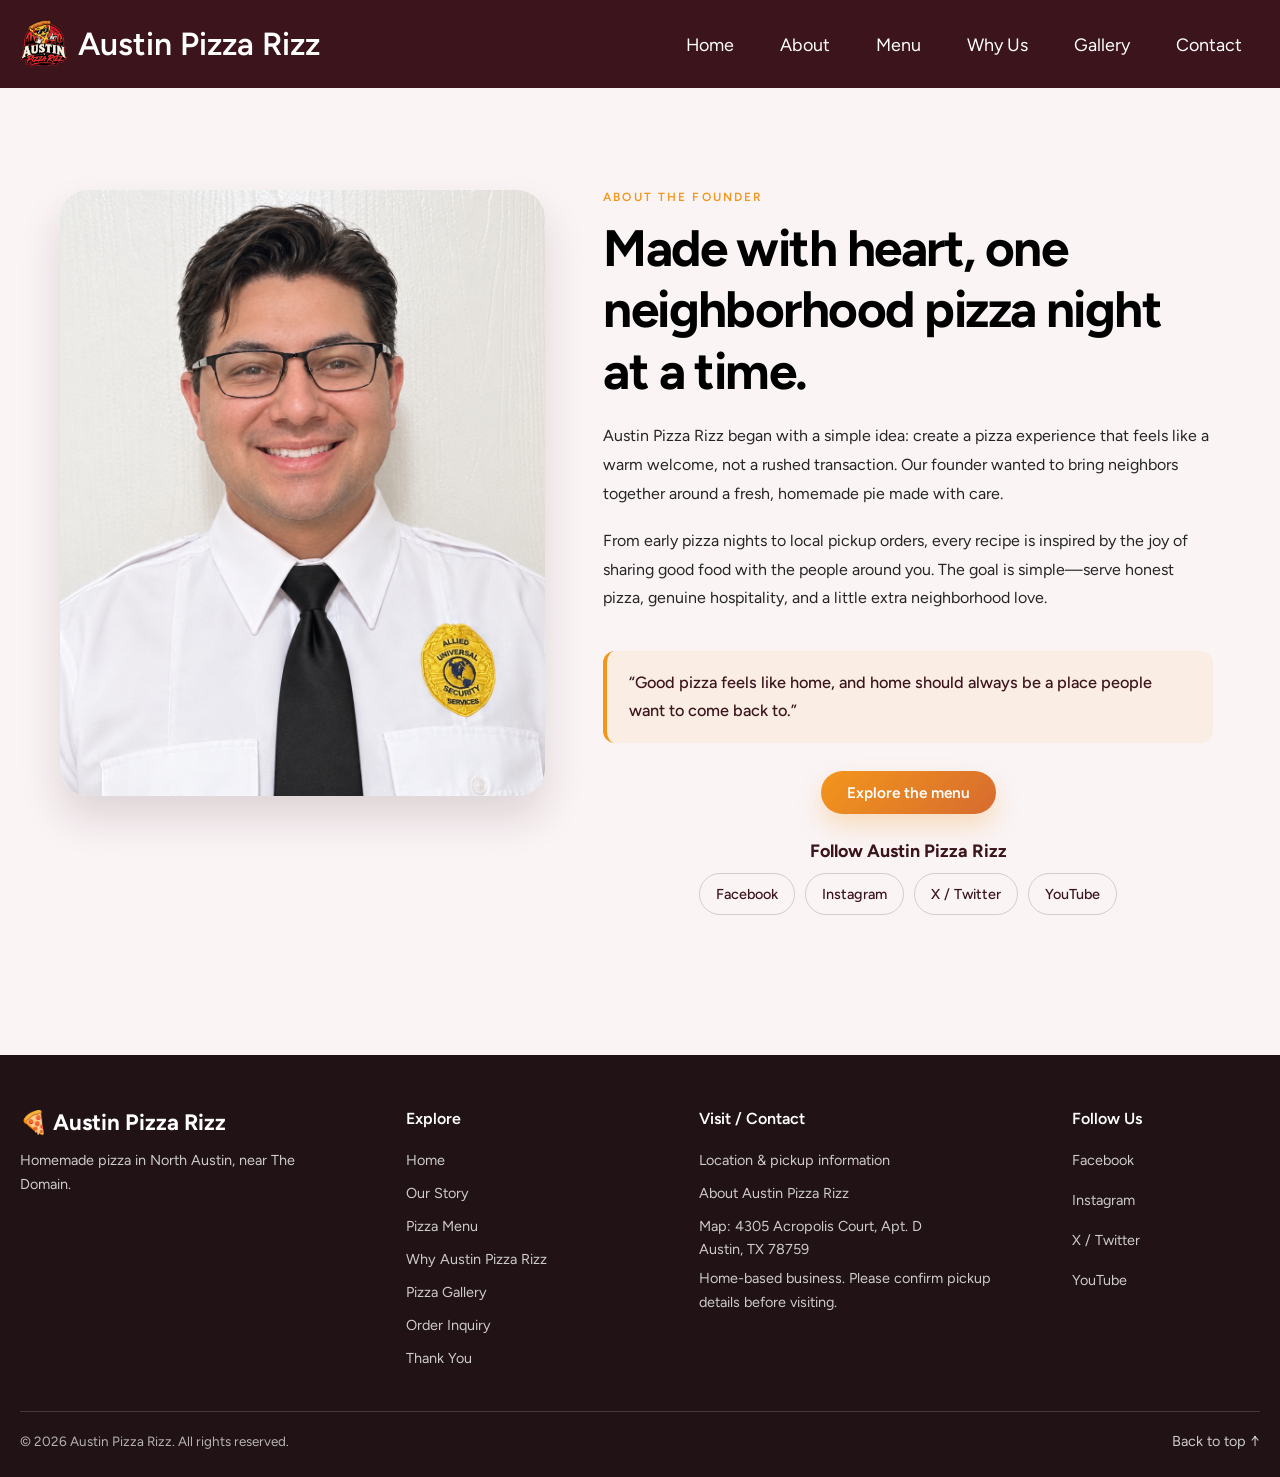
<file: about.html>
<!DOCTYPE html>
<html lang="en">
  <head>
    <meta charset="UTF-8" />
    <meta name="theme-color" content="#D62828">
    <meta name="viewport" content="width=device-width, initial-scale=1.0" />
    <meta name="description" content="Learn about Austin Pizza Rizz, a home-based pizza business in North Austin near The Domain." />
    <meta name="theme-color" content="#3b141c" />
    <title>About Austin Pizza Rizz | North Austin</title>
    <!-- Favicon png logo -->
    <link rel="icon" type="image/png" href="images/fav-AustinPizzaRizzLogo.ico">
    <link rel="preconnect" href="https://fonts.googleapis.com" />
    <link rel="preconnect" href="https://fonts.gstatic.com" crossorigin />
    <link
      href="https://fonts.googleapis.com/css2?family=Figtree:ital,wght@0,300..900;1,300..900&amp;display=swap"
      rel="stylesheet"
    />
    <link rel="stylesheet" href="css/about.css?v=2" />
  </head>
  <body id="top">
    <header>
      <nav class="navbar">
        <a href="index.html#home" class="nav-logo">
          <img src="images/Austin Pizza Rizz.png" alt="" class="logo-image" />
          <h2 class="logo-text">Austin Pizza Rizz</h2>
        </a>
        <ul class="nav-menu">
          <button id="menu-close-button" type="button" aria-label="Close navigation menu">×</button>
          <li class="nav-item">
            <a href="index.html#home" class="nav-link">Home</a>
          </li>
          <li class="nav-item">
            <a href="index.html#about" class="nav-link">About</a>
          </li>
          <li class="nav-item">
            <a href="index.html#menu" class="nav-link">Menu</a>
          </li>
          <li class="nav-item">
            <a href="index.html#testimonials" class="nav-link">Why Us</a>
          </li>
          <li class="nav-item">
            <a href="index.html#gallery" class="nav-link">Gallery</a>
          </li>
          <li class="nav-item">
            <a href="index.html#contact" class="nav-link">Contact</a>
          </li>
        </ul>
        <button id="menu-open-button" type="button" aria-label="Open navigation menu">☰</button>
      </nav>
    </header>

    <main>
      <section class="founder-page">
        <div class="section-content founder-feature">
          <div class="founder-feature__image-wrap">
            <img src="images/JoshuaDeLeonPhoto.PNG" alt="Founder portrait of the owner of Austin Pizza Rizz" />
          </div>

          <div class="founder-feature__content">
            <p class="founder-feature__eyebrow">About the founder</p>
            <h1 class="section-title">Made with heart, one neighborhood pizza night at a time.</h1>
            <p class="text">Austin Pizza Rizz began with a simple idea: create a pizza experience that feels like a warm welcome, not a rushed transaction. Our founder wanted to bring neighbors together around a fresh, homemade pie made with care.</p>
            <p class="text">From early pizza nights to local pickup orders, every recipe is inspired by the joy of sharing good food with the people around you. The goal is simple—serve honest pizza, genuine hospitality, and a little extra neighborhood love.</p>
            <blockquote>“Good pizza feels like home, and home should always be a place people want to come back to.”</blockquote>
            <a href="index.html#menu" class="founder-feature__cta">Explore the menu</a>
            <div class="founder-feature__social">
              <h2>Follow Austin Pizza Rizz</h2>
              <div class="founder-feature__social-links">
                <a href="https://www.facebook.com/profile.php?id=61594944796176" target="_blank" rel="noopener noreferrer">Facebook</a>
                <a href="https://www.instagram.com/" target="_blank" rel="noopener noreferrer">Instagram</a>
                <a href="https://x.com/" target="_blank" rel="noopener noreferrer">X / Twitter</a>
                <a href="https://www.youtube.com/" target="_blank" rel="noopener noreferrer">YouTube</a>
              </div>
            </div>
          </div>
        </div>
      </section>
    </main>

    <footer class="footer-section">
      <div class="section-content footer-content">
        <div class="footer-brand">
          <a href="index.html#home" class="footer-logo">🍕 Austin Pizza Rizz</a>
          <p>Homemade pizza in North Austin, near The Domain.</p>
        </div>

        <nav class="footer-navigation" aria-label="Footer navigation">
          <h2>Explore</h2>
          <a href="index.html#home">Home</a>
          <a href="index.html#about">Our Story</a>
          <a href="index.html#menu">Pizza Menu</a>
          <a href="index.html#testimonials">Why Austin Pizza Rizz</a>
          <a href="index.html#gallery">Pizza Gallery</a>
          <a href="index.html#contact">Order Inquiry</a>
          <a href="pay-hero.html">Thank You</a>
        </nav>

        <div class="footer-contact">
          <h2>Visit / Contact</h2>
          <a href="contact.html">Location &amp; pickup information</a>
          <a href="about.html">About Austin Pizza Rizz</a>
          <a href="https://www.google.com/maps/search/?api=1&amp;query=4305+Acropolis+Court+Apartment+D+Austin+TX+78759" target="_blank" rel="noopener noreferrer">
            Map:
            4305 Acropolis Court, Apt. D<br />Austin, TX 78759
          </a>
          <p>Home-based business. Please confirm pickup details before visiting.</p>
        </div>
        <div class="footer-social">
          <h2>Follow Us</h2>
          <div class="footer-social-links">
            <a href="https://www.facebook.com/profile.php?id=61594944796176" target="_blank" rel="noopener noreferrer">Facebook</a>
            <a href="https://www.instagram.com/" target="_blank" rel="noopener noreferrer">Instagram</a>
            <a href="https://x.com/" target="_blank" rel="noopener noreferrer">X / Twitter</a>
            <a href="https://www.youtube.com/" target="_blank" rel="noopener noreferrer">YouTube</a>
          </div>
        </div>

        <div class="footer-bottom">
          <p class="copyright-text">© 2026 Austin Pizza Rizz. All rights reserved.</p>
          <a href="#top" class="back-to-top">Back to top ↑</a>
        </div>
      </div>
    </footer>

    <script src="js/about.js?v=1"></script>
  </body>
</html>
</file>
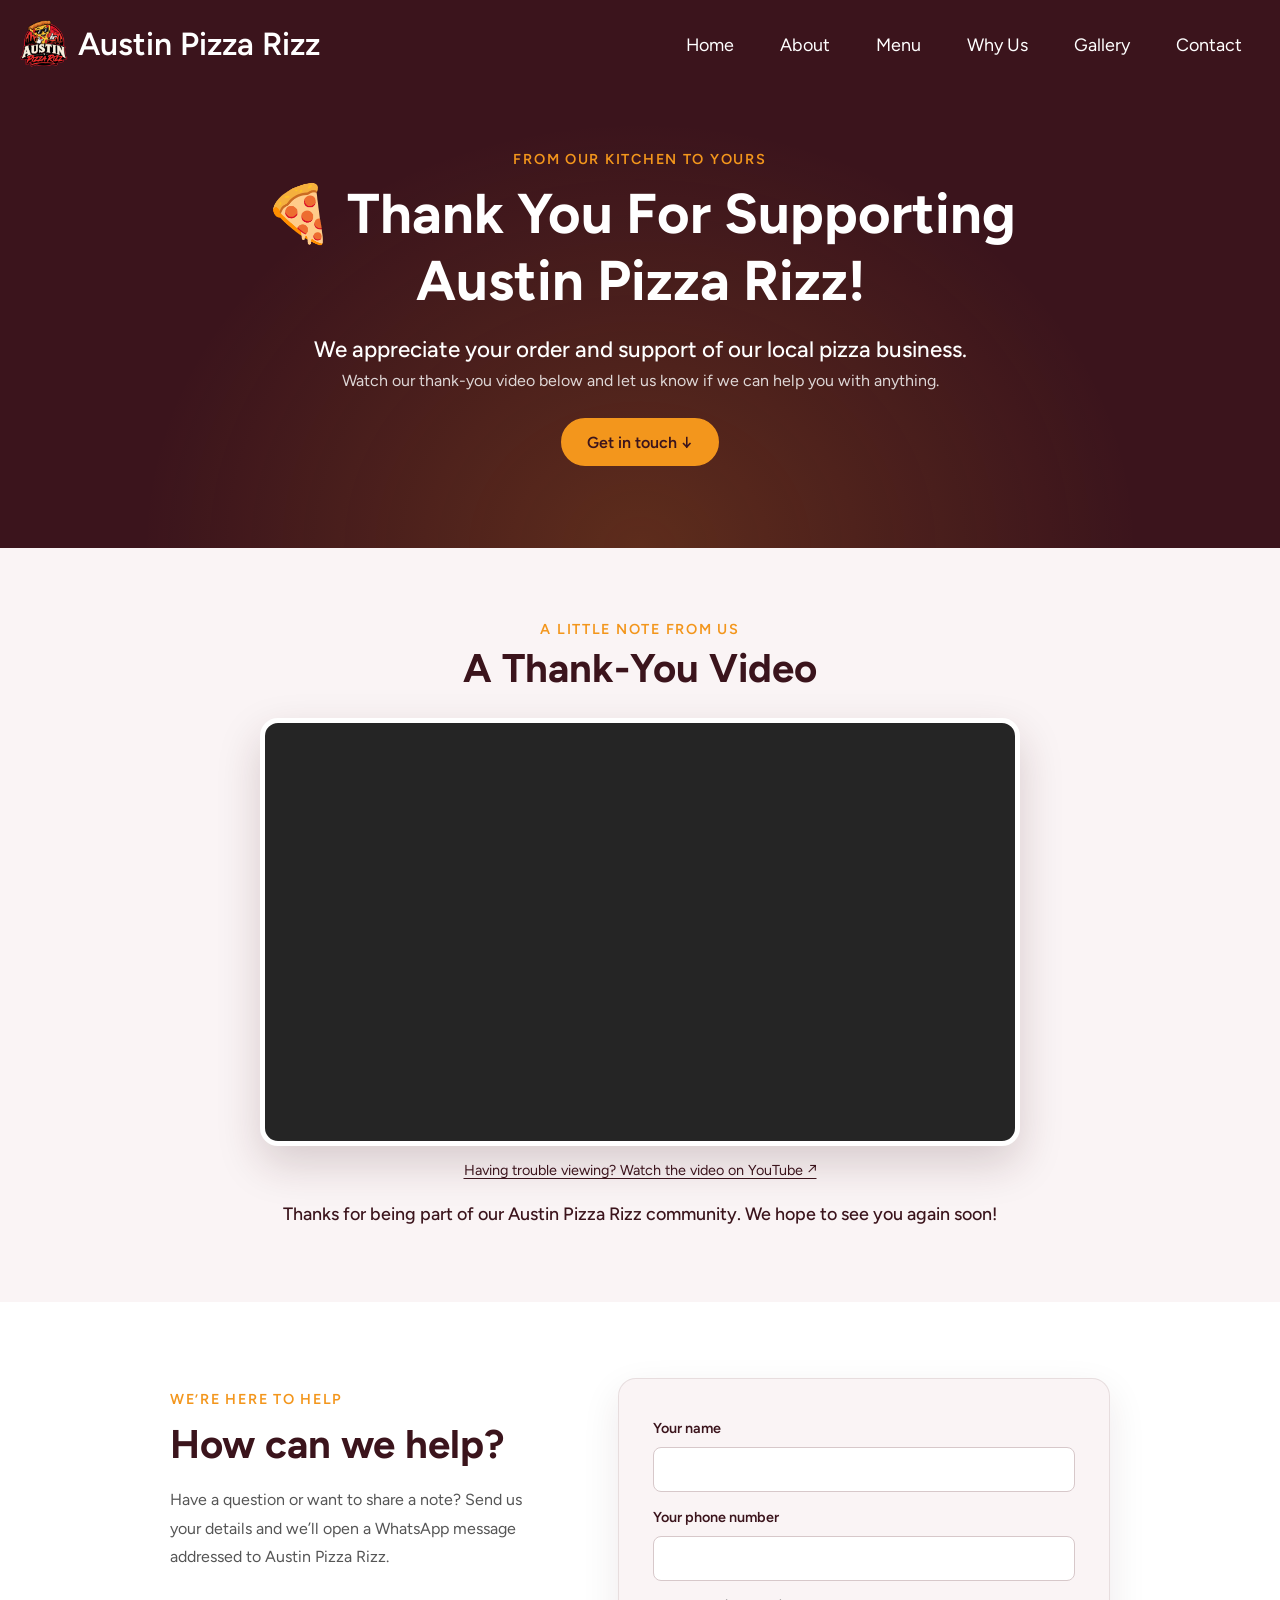
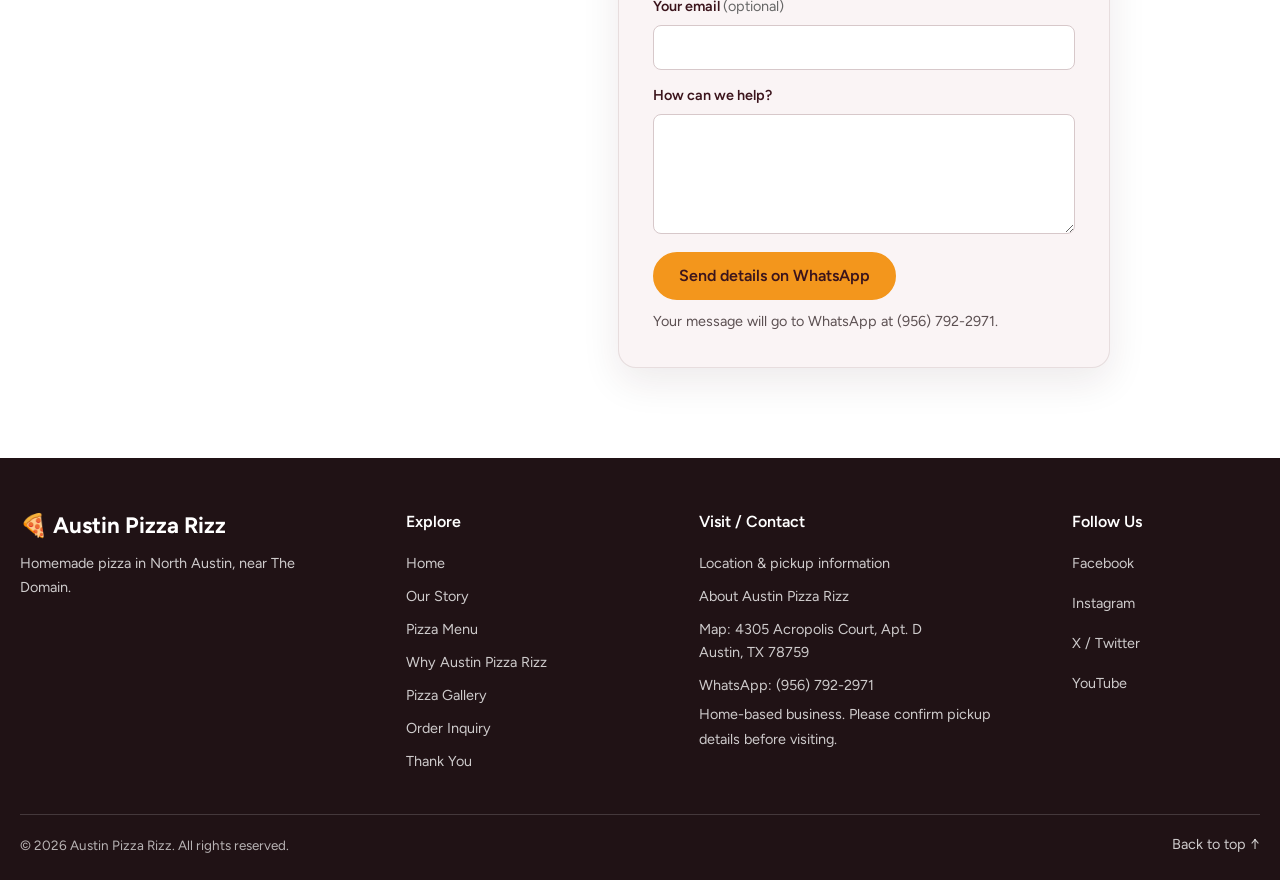
<file: pay-hero.html>
<!DOCTYPE html>
<html lang="en">
  <head>
    <meta charset="UTF-8" />
    <meta name="theme-color" content="#D62828">
    <meta name="viewport" content="width=device-width, initial-scale=1.0" />
    <meta name="description" content="Thank you for supporting Austin Pizza Rizz. Watch our thank-you video or contact us on WhatsApp." />
    <meta name="theme-color" content="#3b141c" />
    <title>Thank You | Austin Pizza Rizz</title>
    <!-- Favicon png logo -->
    <link rel="icon" type="image/png" href="images/fav-AustinPizzaRizzLogo.ico">
    <link rel="preconnect" href="https://fonts.googleapis.com" />
    <link rel="preconnect" href="https://fonts.gstatic.com" crossorigin />
    <link
      href="https://fonts.googleapis.com/css2?family=Figtree:ital,wght@0,300..900;1,300..900&amp;display=swap"
      rel="stylesheet"
    />
    <link rel="stylesheet" href="css/pay-hero.css?v=2" />
  </head>
  <body id="top">
    <header>
      <nav class="navbar" aria-label="Main navigation">
        <a href="index.html#home" class="nav-logo">
          <img src="images/Austin Pizza Rizz.png" alt="" class="logo-image" />
          <h2 class="logo-text">Austin Pizza Rizz</h2>
        </a>
        <ul class="nav-menu">
          <button id="menu-close-button" type="button" aria-label="Close navigation menu">×</button>
          <li class="nav-item"><a href="index.html#home" class="nav-link">Home</a></li>
          <li class="nav-item"><a href="index.html#about" class="nav-link">About</a></li>
          <li class="nav-item"><a href="index.html#menu" class="nav-link">Menu</a></li>
          <li class="nav-item"><a href="index.html#testimonials" class="nav-link">Why Us</a></li>
          <li class="nav-item"><a href="index.html#gallery" class="nav-link">Gallery</a></li>
          <li class="nav-item"><a href="index.html#contact" class="nav-link">Contact</a></li>
        </ul>
        <button id="menu-open-button" type="button" aria-label="Open navigation menu">☰</button>
      </nav>
    </header>

    <main>
      <section class="pay-hero">
        <div class="pay-hero-content">
          <p class="pay-hero-eyebrow">FROM OUR KITCHEN TO YOURS</p>
          <h1>🍕 Thank You For Supporting Austin Pizza Rizz!</h1>
          <p class="pay-hero-lead">We appreciate your order and support of our local pizza business.</p>
          <p class="pay-hero-copy">Watch our thank-you video below and let us know if we can help you with anything.</p>
          <a class="pay-hero-button" href="#thank-you-contact">Get in touch ↓</a>
        </div>
      </section>

      <section class="pay-video-section" aria-labelledby="video-heading">
        <div class="pay-page-content">
          <div class="pay-section-heading">
            <p class="pay-hero-eyebrow">A LITTLE NOTE FROM US</p>
            <h2 id="video-heading">A Thank-You Video</h2>
          </div>
          <div class="pay-video-frame">
            <iframe
              src="https://www.youtube-nocookie.com/embed/FYcI5ANY3io"
              title="Thank-you video from Austin Pizza Rizz"
              loading="lazy"
              referrerpolicy="strict-origin-when-cross-origin"
              allow="accelerometer; autoplay; clipboard-write; encrypted-media; gyroscope; picture-in-picture"
              allowfullscreen
            ></iframe>
          </div>
          <p class="pay-video-fallback"><a href="https://www.youtube.com/watch?v=FYcI5ANY3io" target="_blank" rel="noopener noreferrer">Having trouble viewing? Watch the video on YouTube ↗</a></p>
          <p class="pay-personal-message" id="pay-personal-message" aria-live="polite">Thanks for being part of our Austin Pizza Rizz community. We hope to see you again soon!</p>
        </div>
      </section>

      <section class="pay-contact-section" id="thank-you-contact" aria-labelledby="contact-heading">
        <div class="pay-page-content pay-contact-layout">
          <div class="pay-contact-intro">
            <p class="pay-hero-eyebrow">WE’RE HERE TO HELP</p>
            <h2 id="contact-heading">How can we help?</h2>
            <p>Have a question or want to share a note? Send us your details and we’ll open a WhatsApp message addressed to Austin Pizza Rizz.</p>
          </div>
          <form class="pay-contact-form" id="thank-you-form">
            <label for="thank-you-name">Your name</label>
            <input id="thank-you-name" name="name" type="text" autocomplete="name" required />

            <label for="thank-you-phone">Your phone number</label>
            <input id="thank-you-phone" name="phone" type="tel" autocomplete="tel" required />

            <label for="thank-you-email">Your email <span>(optional)</span></label>
            <input id="thank-you-email" name="email" type="email" autocomplete="email" />

            <label for="thank-you-message">How can we help?</label>
            <textarea id="thank-you-message" name="message" rows="4" required></textarea>

            <button class="pay-hero-button pay-submit-button" type="submit">Send details on WhatsApp</button>
            <p class="pay-form-note" id="thank-you-form-status" role="status">Your message will go to WhatsApp at (956) 792-2971.</p>
          </form>
        </div>
      </section>
    </main>

    <footer class="footer-section">
      <div class="section-content footer-content pay-footer-content">
        <div class="footer-brand">
          <a href="index.html#home" class="footer-logo">🍕 Austin Pizza Rizz</a>
          <p>Homemade pizza in North Austin, near The Domain.</p>
        </div>
        <nav class="footer-navigation" aria-label="Footer navigation">
          <h2>Explore</h2>
          <a href="index.html#home">Home</a>
          <a href="index.html#about">Our Story</a>
          <a href="index.html#menu">Pizza Menu</a>
          <a href="index.html#testimonials">Why Austin Pizza Rizz</a>
          <a href="index.html#gallery">Pizza Gallery</a>
          <a href="index.html#contact">Order Inquiry</a>
          <a href="pay-hero.html">Thank You</a>
        </nav>
        <div class="footer-contact">
          <h2>Visit / Contact</h2>
          <a href="contact.html">Location &amp; pickup information</a>
          <a href="about.html">About Austin Pizza Rizz</a>
          <a href="https://www.google.com/maps/search/?api=1&amp;query=4305+Acropolis+Court+Apartment+D+Austin+TX+78759" target="_blank" rel="noopener noreferrer">
            Map:
            4305 Acropolis Court, Apt. D<br />Austin, TX 78759
          </a>
          <a href="https://wa.me/19567922971" target="_blank" rel="noopener noreferrer">WhatsApp: (956) 792-2971</a>
          <p>Home-based business. Please confirm pickup details before visiting.</p>
        </div>
        <div class="pay-footer-social">
          <h2>Follow Us</h2>
          <div class="pay-social-links">
            <a href="https://www.facebook.com/profile.php?id=61594944796176" target="_blank" rel="noopener noreferrer" aria-label="Austin Pizza Rizz on Facebook"><span>Facebook</span></a>
            <a href="https://www.instagram.com/" target="_blank" rel="noopener noreferrer" aria-label="Instagram"><span>Instagram</span></a>
            <a href="https://x.com/" target="_blank" rel="noopener noreferrer" aria-label="X, formerly Twitter"><span>X / Twitter</span></a>
            <a href="https://www.youtube.com/" target="_blank" rel="noopener noreferrer" aria-label="Austin Pizza Rizz on YouTube"><span>YouTube</span></a>
          </div>
        </div>
        <div class="footer-bottom">
          <p class="copyright-text">© 2026 Austin Pizza Rizz. All rights reserved.</p>
          <a href="#top" class="back-to-top">Back to top ↑</a>
        </div>
      </div>
    </footer>

    <script src="js/pay-hero.js?v=1"></script>
  </body>
</html>
</file>
<file: css/about.css>
@import url("../style.css?v=5");

.founder-page {
  padding: 150px 0 100px;
  background: var(--light-pink-color);
}
.founder-feature {
  display: grid;
  grid-template-columns: 1.05fr 1.35fr;
  gap: clamp(28px, 4vw, 60px);
  align-items: start;
  max-width: 1200px;
  margin: 0 auto;
  padding: 40px 20px;
}
.founder-feature__image-wrap {
  display: flex;
  justify-content: center;
  align-items: flex-start;
}
.founder-feature__image-wrap img {
  width: min(100%, 500px);
  aspect-ratio: 4 / 5;
  object-fit: cover;
  border-radius: 28px;
  box-shadow: 0 22px 42px rgba(59, 20, 28, 0.14);
}
.founder-feature__content {
  display: flex;
  flex-direction: column;
  justify-content: center;
  max-width: 610px;
  margin: 0 auto;
}
.founder-feature__eyebrow {
  margin-bottom: 14px;
  color: var(--secondary-color);
  font-size: 0.74rem;
  font-weight: var(--font-weight-semibold);
  letter-spacing: 0.18em;
  text-transform: uppercase;
}
.founder-feature__content .section-title {
  padding: 0 0 20px;
  text-align: left;
  text-transform: none;
  letter-spacing: -0.03em;
  font-size: clamp(2rem, 4vw, 4rem);
}
.founder-feature__content .section-title::after {
  display: none;
}
.founder-feature__content .text {
  margin: 0 0 18px;
  text-align: left;
  line-height: 1.8;
  color: var(--dark-color);
  font-size: 1rem;
}
.founder-feature__content blockquote {
  margin: 20px 0 28px;
  padding: 18px 22px;
  border-left: 4px solid var(--secondary-color);
  border-radius: 12px;
  background: rgba(243, 150, 28, 0.08);
  color: var(--primary-color);
  font-size: 1.02rem;
  line-height: 1.7;
  font-weight: var(--font-weight-medium);
}
.founder-feature__cta {
  align-self: center;
  display: flex;
  width: fit-content;
  margin-inline: auto;
  align-items: center;
  justify-content: center;
  padding: 12px 26px;
  border-radius: 999px;
  background: linear-gradient(135deg, #f3961c 0%, #d76b2f 100%);
  color: var(--white-color);
  font-size: 0.96rem;
  font-weight: var(--font-weight-semibold);
  box-shadow: 0 12px 24px rgba(243, 150, 28, 0.25);
  transition: transform 0.2s ease, box-shadow 0.2s ease;
}
.founder-feature__cta:hover {
  transform: translateY(-2px);
  box-shadow: 0 16px 28px rgba(243, 150, 28, 0.35);
}
.founder-feature__social {
  margin-top: 26px;
  text-align: center;
}
.founder-feature__social h2 {
  margin-bottom: 12px;
  color: var(--primary-color);
  font-size: var(--font-size-m);
}
.founder-feature__social-links {
  display: flex;
  justify-content: center;
  flex-wrap: wrap;
  gap: 10px;
}
.founder-feature__social-links a {
  display: inline-flex;
  min-height: 42px;
  align-items: center;
  padding: 9px 16px;
  border: 1px solid rgba(59, 20, 28, 0.18);
  border-radius: var(--border-radius-m);
  color: var(--primary-color);
  font-size: var(--font-size-s);
  font-weight: var(--font-weight-medium);
  transition: color 0.2s ease, background 0.2s ease, border-color 0.2s ease;
}
.founder-feature__social-links a:hover {
  border-color: var(--primary-color);
  color: var(--white-color);
  background: var(--primary-color);
}
@media screen and (max-width: 640px) {
  .founder-feature {
    display: block;
  }
  .founder-feature__image-wrap {
    display: block;
    float: left;
    width: min(35%, 140px);
    margin: 0 14px 12px 0;
  }
  .founder-feature__image-wrap img {
    width: 100%;
  }
  .founder-feature__content {
    display: block;
    max-width: none;
  }
  .founder-feature__eyebrow {
    margin-bottom: 8px;
  }
  .founder-feature__content .section-title {
    font-size: clamp(1.3rem, 5vw, 1.7rem);
    padding-bottom: 14px;
  }
  .founder-feature__content .text {
    font-size: 0.94rem;
    line-height: 1.7;
  }
  .founder-feature__content blockquote,
  .founder-feature__social {
    clear: both;
  }
}
</file>
<file: css/pay-hero.css>
@import url("../style.css?v=5");

.pay-hero {
  padding: 150px 20px 82px;
  color: var(--white-color);
  text-align: center;
  background:
    radial-gradient(ellipse at 50% 100%, rgba(243, 150, 28, 0.19), transparent 55%),
    var(--primary-color);
}
.pay-hero-content,
.pay-page-content {
  width: min(100%, 940px);
  margin: 0 auto;
}
.pay-hero-eyebrow {
  margin-bottom: 12px;
  color: var(--secondary-color);
  font-size: var(--font-size-s);
  font-weight: var(--font-weight-semibold);
  letter-spacing: 0.12em;
  text-transform: uppercase;
}
.pay-hero h1 {
  max-width: 850px;
  margin: 0 auto;
  font-size: clamp(2rem, 5vw, 3.5rem);
  line-height: 1.2;
}
.pay-hero-lead {
  margin: 22px auto 8px;
  font-size: clamp(1.1rem, 2.5vw, 1.4rem);
  font-weight: var(--font-weight-medium);
}
.pay-hero-copy {
  margin: 0 auto 28px;
  color: rgba(255, 255, 255, 0.82);
}
.pay-hero-button {
  display: inline-flex;
  align-items: center;
  justify-content: center;
  gap: 10px;
  min-height: 48px;
  padding: 11px 24px;
  border: 2px solid var(--secondary-color);
  border-radius: var(--border-radius-m);
  color: var(--primary-color);
  background: var(--secondary-color);
  font: inherit;
  font-weight: var(--font-weight-semibold);
  transition: color 0.2s ease, background 0.2s ease, transform 0.2s ease;
}
.pay-hero-button:hover {
  color: var(--white-color);
  background: transparent;
  transform: translateY(-2px);
}
.pay-video-section {
  padding: 72px 20px 78px;
  background: var(--light-pink-color);
}
.pay-section-heading {
  margin-bottom: 26px;
  text-align: center;
}
.pay-section-heading .pay-hero-eyebrow {
  margin-bottom: 6px;
}
.pay-section-heading h2,
.pay-contact-intro h2 {
  color: var(--primary-color);
  font-size: clamp(1.8rem, 4vw, 2.5rem);
  line-height: 1.2;
}
.pay-video-frame {
  width: min(100%, 760px);
  margin: 0 auto;
  overflow: hidden;
  aspect-ratio: 16 / 9;
  border: 5px solid var(--white-color);
  border-radius: 18px;
  background: var(--dark-color);
  box-shadow: 0 18px 44px rgba(59, 20, 28, 0.18);
}
.pay-video-frame iframe {
  display: block;
  width: 100%;
  height: 100%;
  border: 0;
}
.pay-video-fallback {
  margin-top: 14px;
  text-align: center;
}
.pay-video-fallback a {
  color: var(--primary-color);
  font-size: var(--font-size-s);
  text-decoration: underline;
  text-underline-offset: 3px;
}
.pay-video-fallback a:hover {
  color: #8d3e17;
}
.pay-personal-message {
  margin: 24px auto 0;
  color: var(--primary-color);
  font-size: var(--font-size-m);
  font-weight: var(--font-weight-medium);
  text-align: center;
}
.pay-contact-section {
  padding: 76px 20px 90px;
  background: var(--white-color);
  scroll-margin-top: 90px;
}
.pay-contact-layout {
  display: grid;
  grid-template-columns: minmax(0, 0.85fr) minmax(0, 1.15fr);
  align-items: start;
  gap: clamp(32px, 7vw, 84px);
}
.pay-contact-intro {
  padding-top: 12px;
}
.pay-contact-intro p:last-child {
  margin-top: 18px;
  color: #555;
  line-height: 1.8;
}
.pay-contact-form {
  display: flex;
  flex-direction: column;
  gap: 10px;
  padding: clamp(22px, 4vw, 34px);
  border: 1px solid rgba(59, 20, 28, 0.1);
  border-radius: 18px;
  background: var(--light-pink-color);
  box-shadow: 0 14px 38px rgba(59, 20, 28, 0.09);
}
.pay-contact-form label {
  margin-top: 6px;
  color: var(--primary-color);
  font-size: var(--font-size-s);
  font-weight: var(--font-weight-semibold);
}
.pay-contact-form label span {
  color: #666;
  font-weight: var(--font-weight-normal);
}
.pay-contact-form input,
.pay-contact-form textarea {
  width: 100%;
  padding: 12px 14px;
  border: 1px solid #d7c8ca;
  border-radius: var(--border-radius-s);
  color: var(--dark-color);
  background: var(--white-color);
  font: inherit;
}
.pay-contact-form textarea {
  min-height: 120px;
  resize: vertical;
}
.pay-contact-form input:focus,
.pay-contact-form textarea:focus {
  outline: 2px solid var(--secondary-color);
  outline-offset: 2px;
}
.pay-submit-button {
  align-self: flex-start;
  margin-top: 8px;
}
.pay-form-note {
  color: #5c5052;
  font-size: var(--font-size-s);
  line-height: 1.6;
}
.footer-section .pay-footer-content {
  grid-template-columns: minmax(190px, 1.15fr) minmax(150px, 0.8fr) minmax(220px, 1.1fr) minmax(145px, 0.7fr);
}
.pay-footer-social {
  display: flex;
  align-items: flex-start;
  flex-direction: column;
}
.pay-footer-social h2 {
  margin-bottom: 16px;
}
.pay-social-links {
  display: flex;
  flex-direction: column;
  gap: 12px;
}
.pay-social-links a {
  display: inline-flex;
  align-items: center;
  gap: 10px;
  color: rgba(255, 255, 255, 0.78);
  font-size: var(--font-size-s);
  transition: color 0.2s ease;
}
.pay-social-links a:hover {
  color: var(--secondary-color);
}
@media screen and (max-width: 1024px) {
  .footer-section .pay-footer-content {
    grid-template-columns: 1fr 1fr;
  }
}
@media screen and (max-width: 900px) {
  .pay-hero {
    padding-top: 135px;
  }
  .pay-contact-layout {
    grid-template-columns: 1fr;
  }
  .pay-contact-intro {
    text-align: center;
  }
  .pay-submit-button {
    align-self: stretch;
  }
}
@media screen and (max-width: 640px) {
  .pay-hero {
    padding: 125px 20px 64px;
  }
  .pay-video-section,
  .pay-contact-section {
    padding: 58px 20px;
  }
  .pay-video-frame {
    border-width: 3px;
    border-radius: 12px;
  }
  .footer-section .pay-footer-content {
    grid-template-columns: 1fr;
  }
}
@media (prefers-reduced-motion: reduce) {
  .pay-hero-button {
    transition: none;
  }
}
</file>
